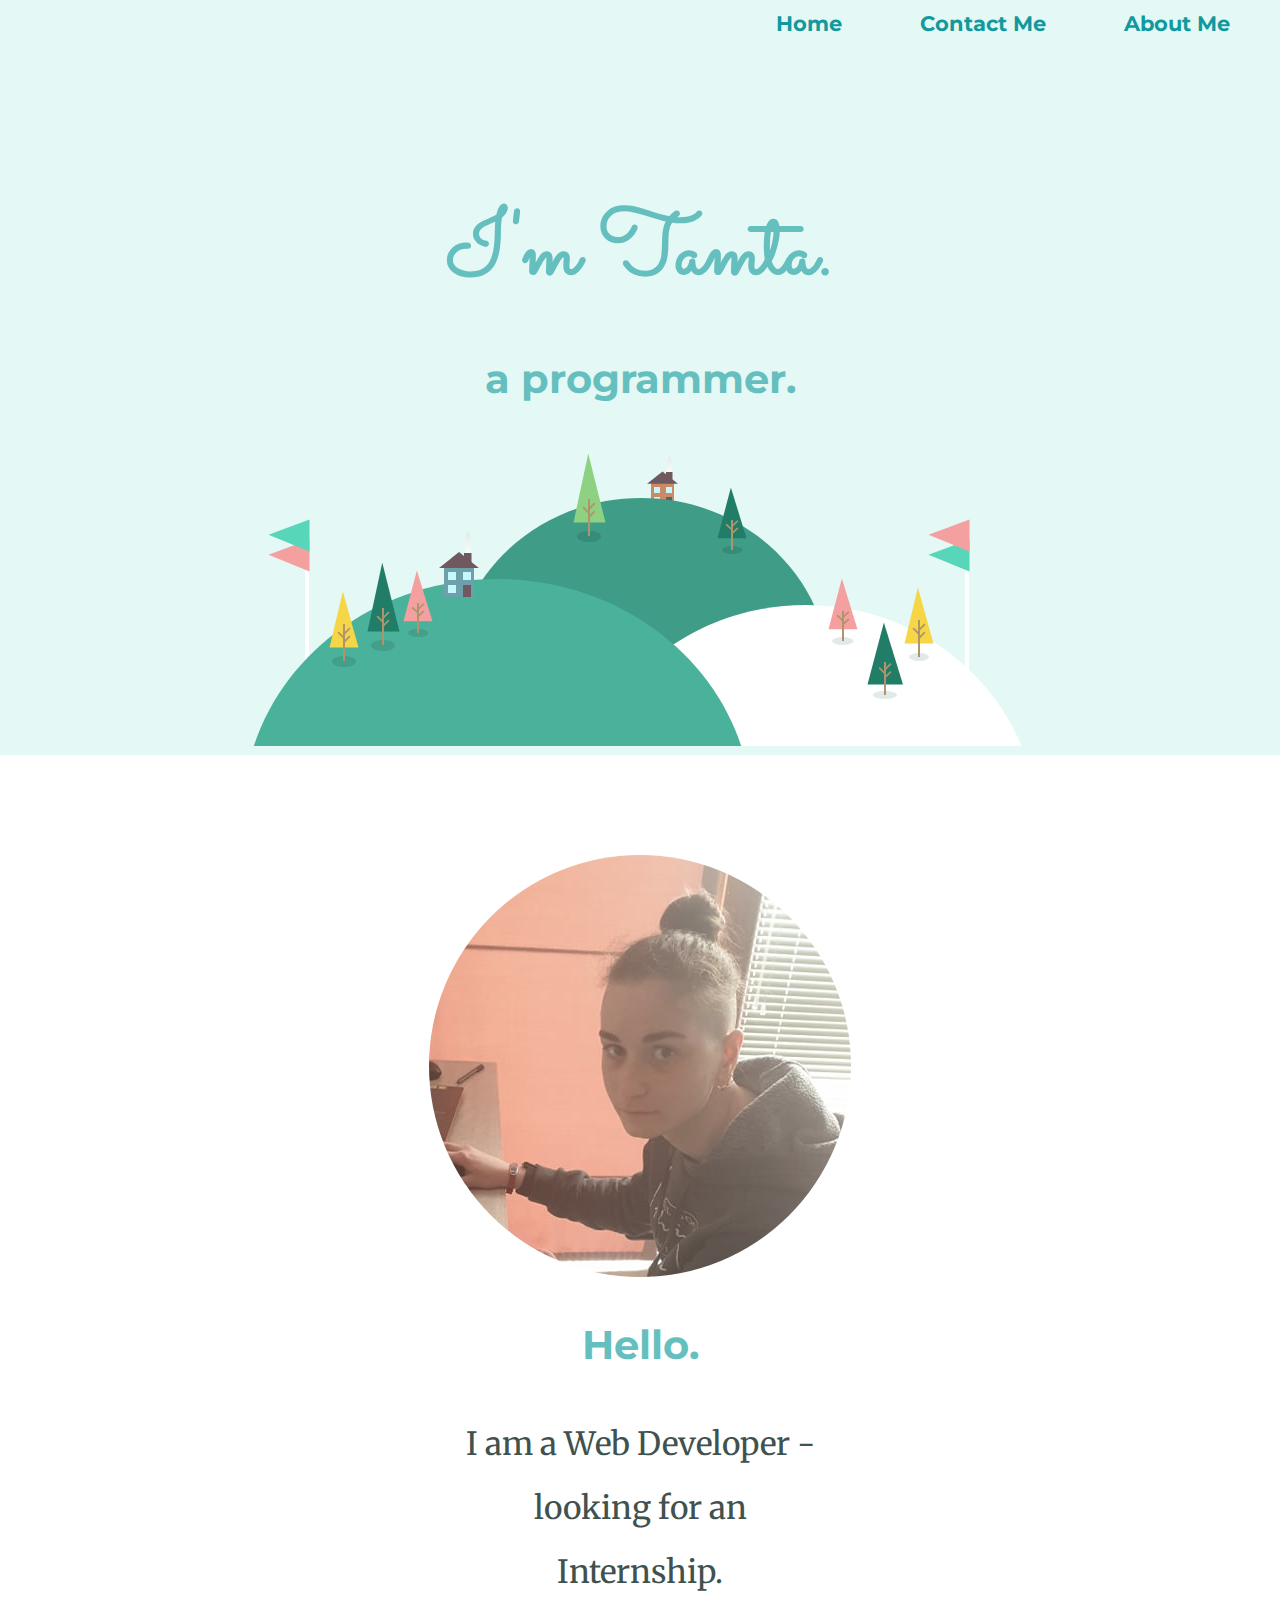
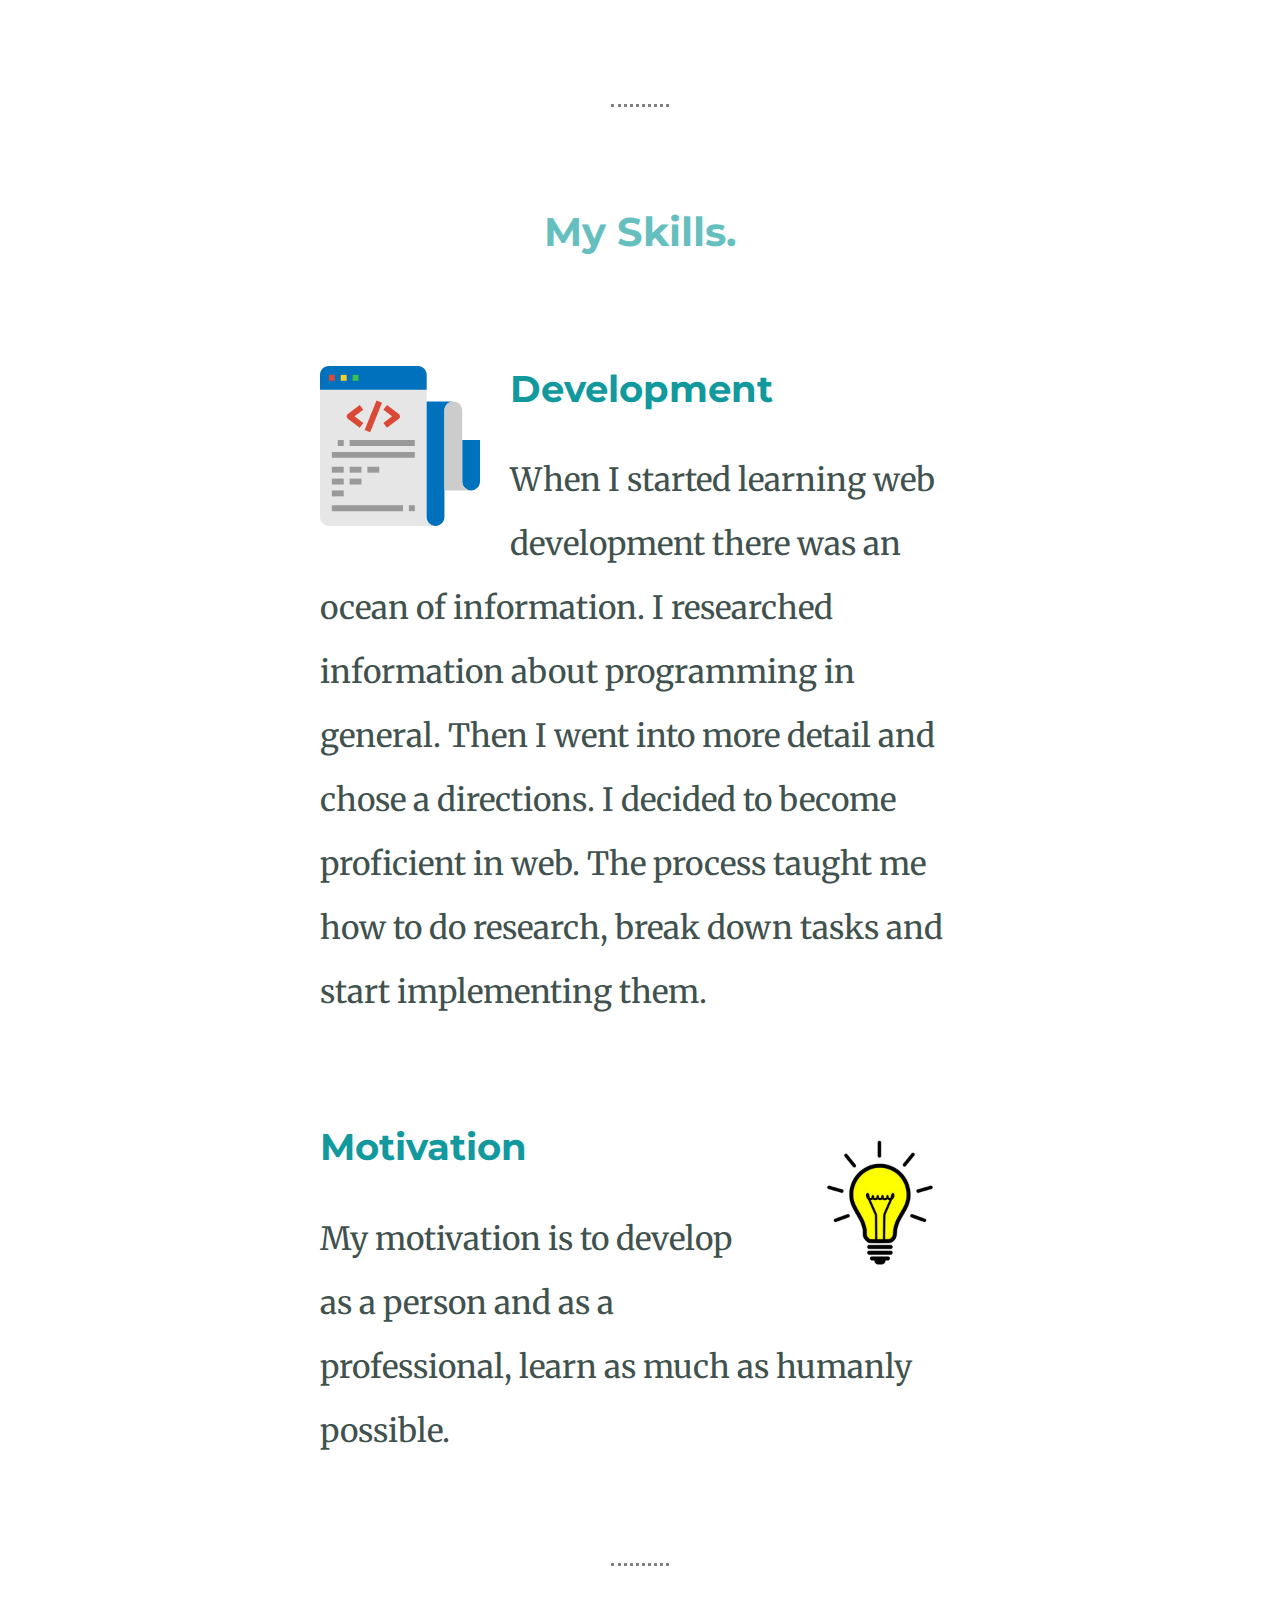
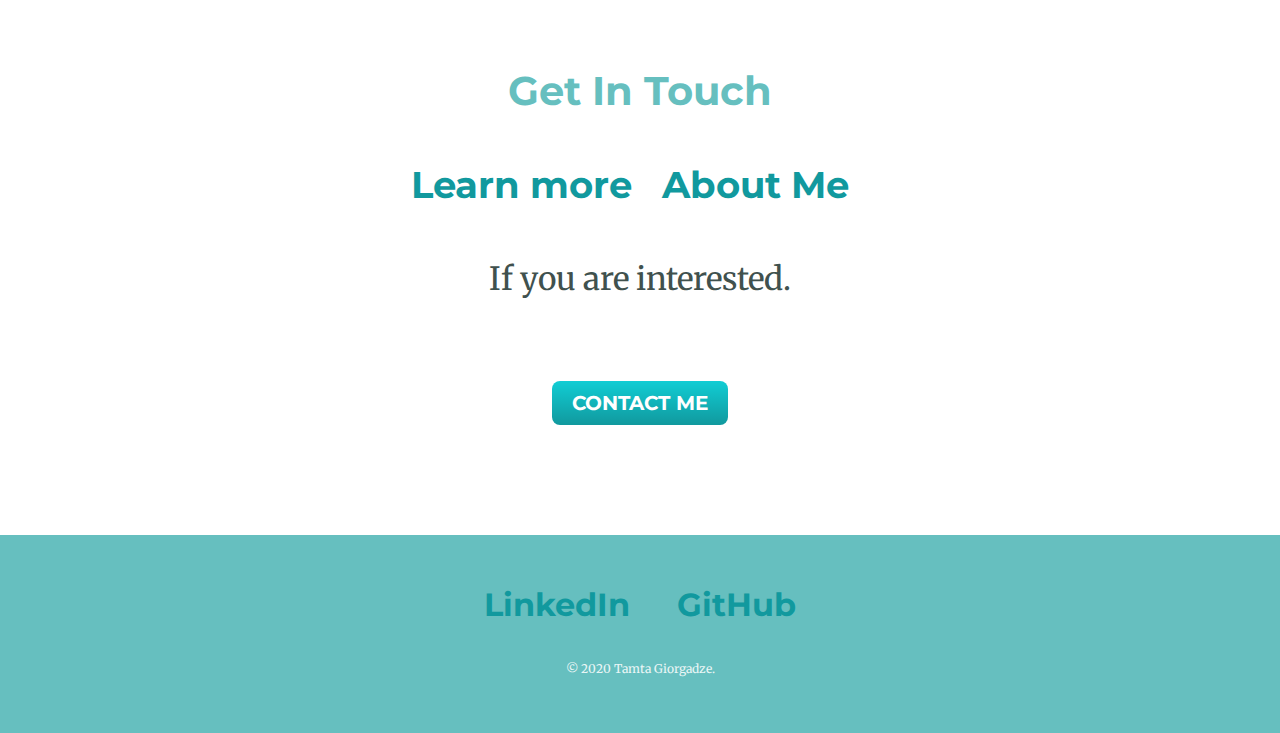
<file: index.html>
<!DOCTYPE html>
<html lang="en">
<head>
    <meta charset="UTF-8">
    <meta name="viewport" content="width=device-width, initial-scale=1.0">
    <title>Tamta Giorgadze</title>
    <link rel="stylesheet" href="Style/style.css">
    <link rel="shortcut icon" href="img/favicon.ico">
    <link href="https://fonts.googleapis.com/css2?family=Merriweather:wght@300&family=Montserrat:wght@100&family=Sacramento&display=swap" rel="stylesheet">
</head>
<body>
    <div class="nav-about">
        <ul>
            <li><a class="home" href="index.html"><strong>Home</strong></a></li>
            <li><a href="Navigation/contact-me.html"><strong>Contact Me</strong></a></li>
            <li><a href="Navigation/about-me.html"><strong>About Me</strong></a></li>
        </ul>
    </div>
    
    <div class="top-container">
        <h1>I'm Tamta.</h1>
        <h2><strong>a programmer.</strong></h2>
        <img src="img/land.svg" alt="land-img">
    </div>

    <div class="middle-container">
        <div class="profile">
          <img src="img/ProfilePicture.png" alt="TamtaGiorgadze'sProfilePicture">
          <h2><strong>Hello.</strong></h2>
          <p class="intro">I am a Web Developer - looking for an Internship.</p>
        </div>
        <hr>
        <div class="skills">
          <h2><strong>My Skills.</strong></h2>
          <div class="skill-row">
            <img class="code-img" src="img/skills.svg" alt="">
            <h3>Development</h3>
            <p>
              When I started learning web development there was an ocean of information. 
              I researched information about programming in general. Then I went into more detail and chose a directions. 
              I decided to become proficient in web. 
              The process taught me how to do research, break down tasks and start implementing them.
           </p>
          </div>
          <div class="skill-row">
            <img class="motivation" src="img/motivation.jpg" alt="">
            <h3>Motivation</h3>
            <p>My motivation is to develop as a person and as a professional, learn as much as humanly possible. </p>
          </div>
        </div>
        <hr>
        <div class="contact-me">
          <h2><strong>Get In Touch</strong></h2>

          <h3>Learn more <a href="Navigation/about-me.html">About Me</a></h3>
          
          <p class="contact-message">If you are interested.</p>
          <a class="btn" href="Navigation/contact-me.html"><strong>CONTACT ME</strong></a>
        </div>
      </div>
      
      
      <div class="bottom-container">
        <a class="footer-link" href="https://www.linkedin.com/in/tamta-giorgadze-4369aa147/" target="_blank"><strong>LinkedIn</strong></a>
        <a href="https://github.com/TamtaGiorgadze" target="_blank"><strong>GitHub</strong></a>
        <p class="copyright">© 2020 Tamta Giorgadze.</p>
      </div>
    
</body>
</html>
</file>
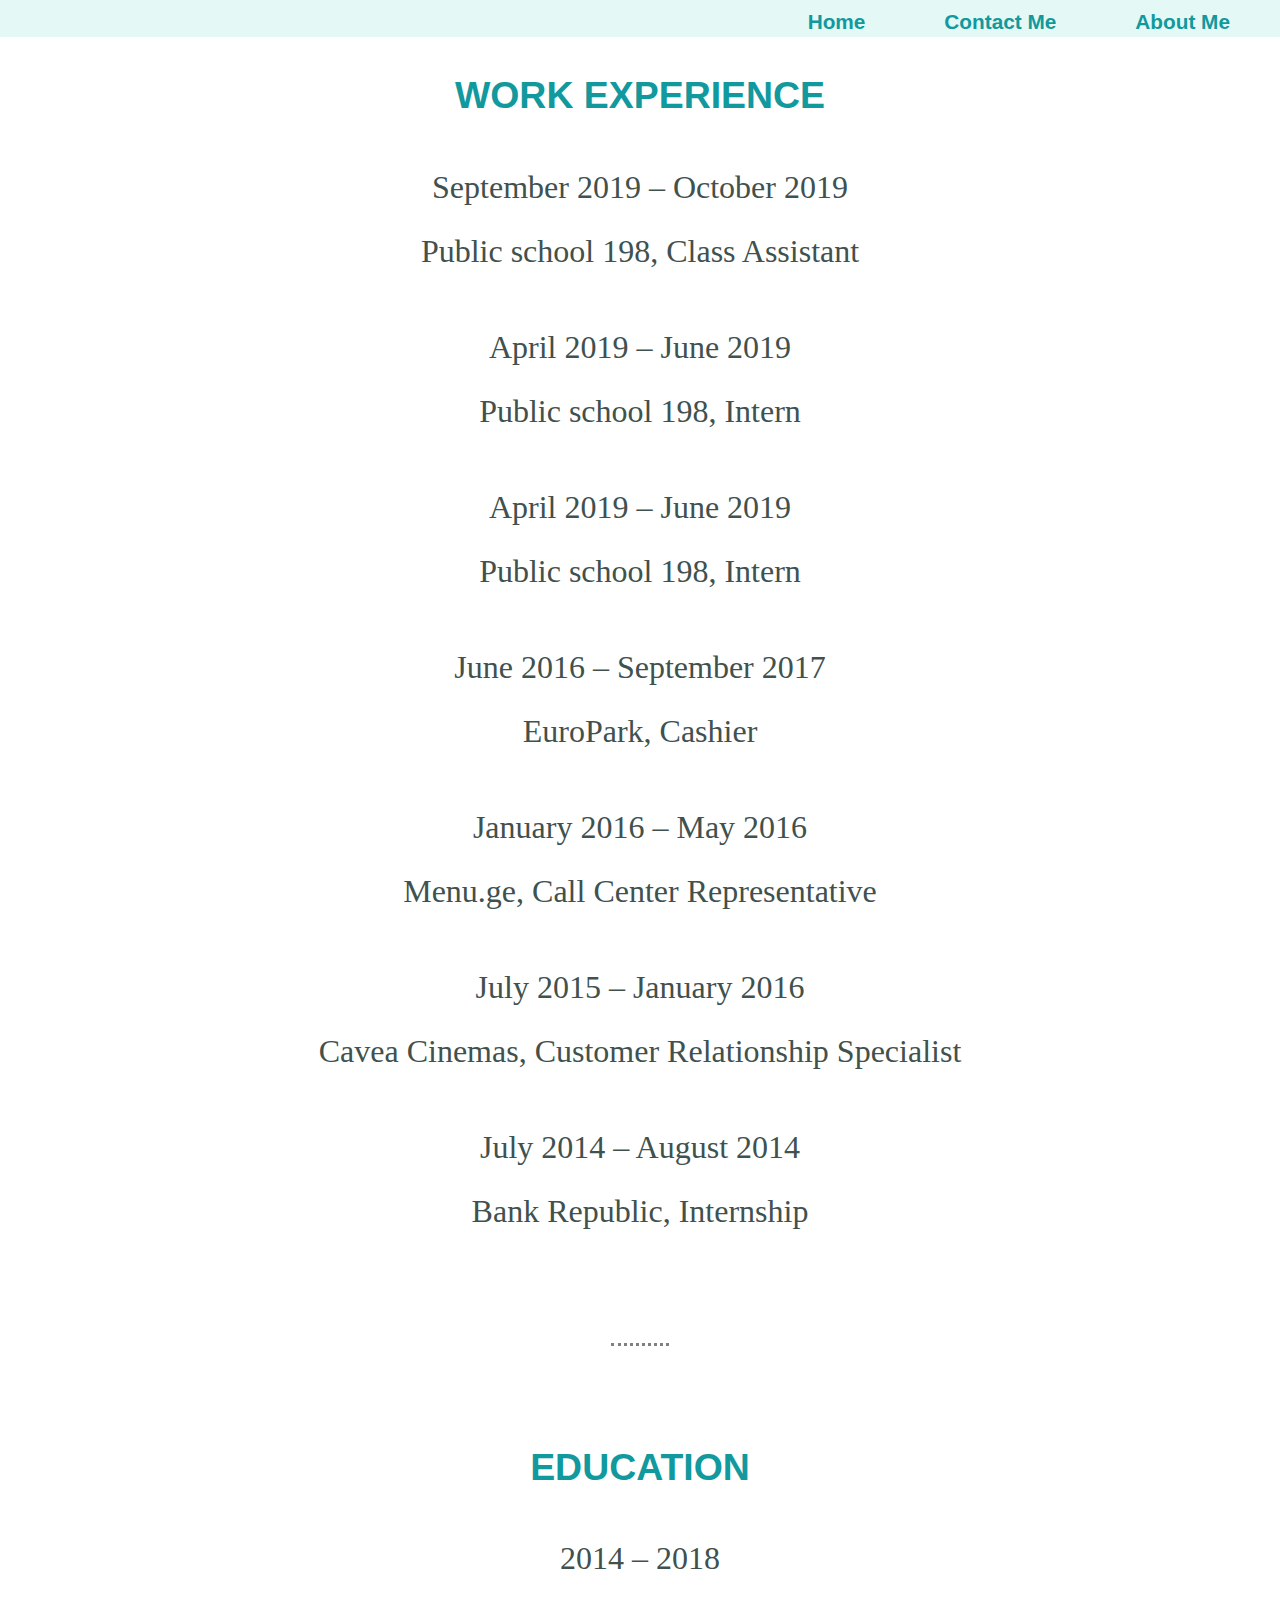
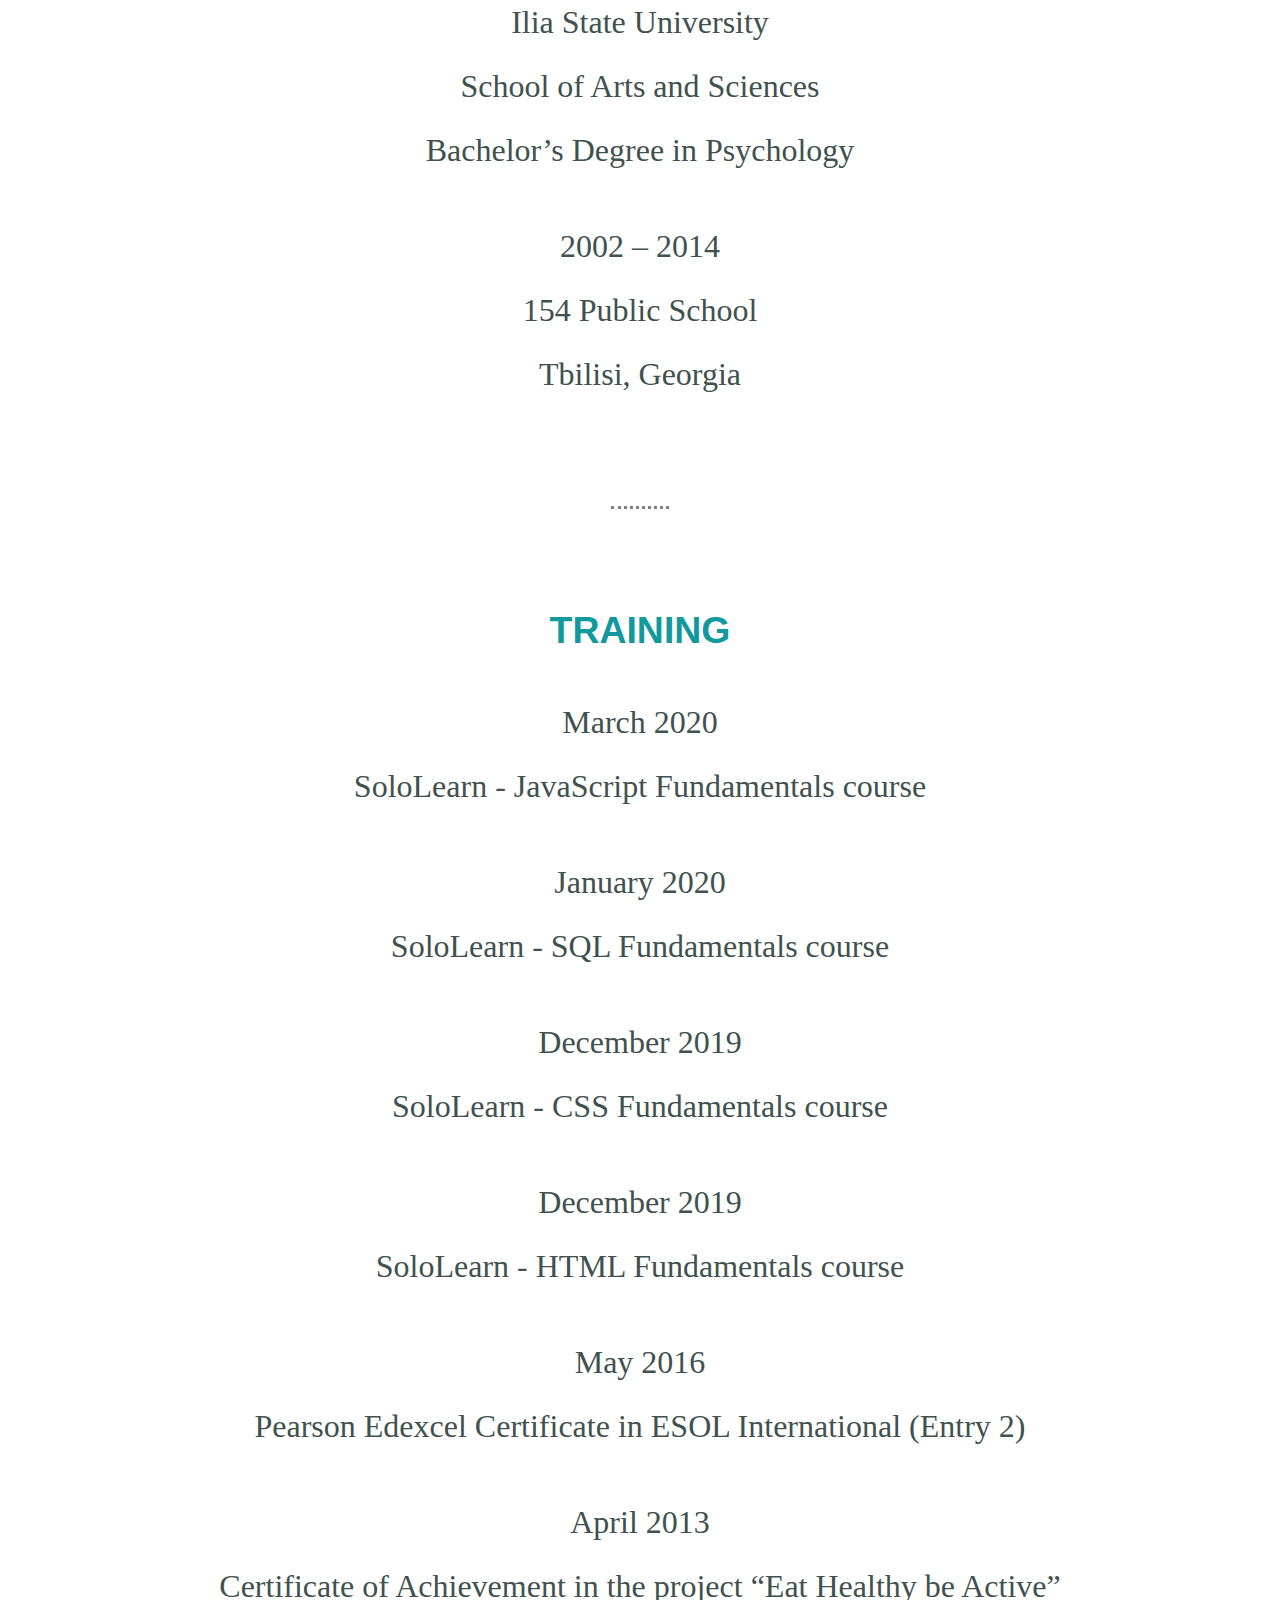
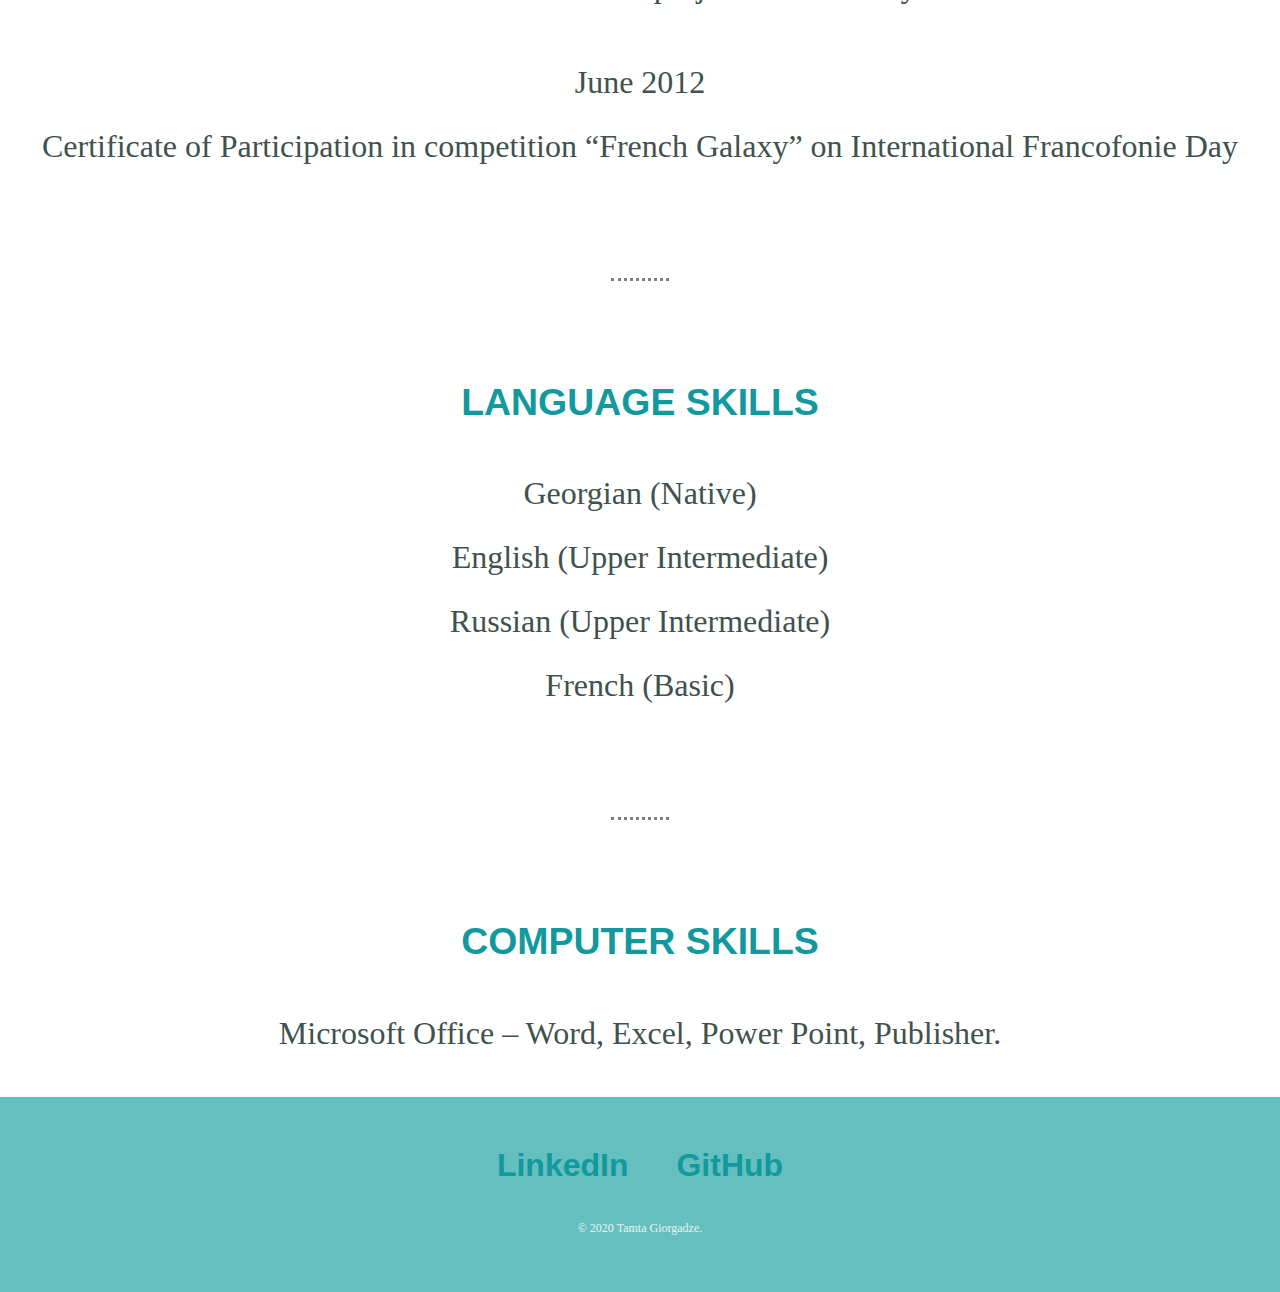
<file: about-me.html>
<!DOCTYPE html>
<html lang="en">
<head>
    <meta charset="UTF-8">
    <meta name="viewport" content="width=device-width, initial-scale=1.0">
    <title class="about-me">About Me</title>
    <link rel="stylesheet" href="style.css">
</head>
<body>
    <div class="nav-about">
        <ul>
            <li><a href="index.html"><strong>Home</strong></a></li>
            <li><a href="contact-me.html"><strong>Contact Me</strong></a></li>
            <li><a href="about-me.html"><strong>About Me</strong></a></li>
        </ul>
    </div>
    <h3>WORK EXPERIENCE</h3>
    <p>
        September 2019 – October 2019 <br>
        Public school 198, Class Assistant 
    </p>
    <p>
        April 2019 – June 2019 <br>
        Public school 198, Intern 
    </p>
    <p>
        April 2019 – June 2019 <br>
        Public school 198, Intern 
    </p>
    <p>
        June 2016 – September 2017 <br>   
        EuroPark, Cashier
    </p>
    <p>
        January 2016 – May 2016 <br>   
        Menu.ge, Call Center Representative
    </p>
    <p>
        July 2015 – January 2016 <br> 
        Cavea Cinemas, Customer Relationship Specialist
    </p>
    <p>
        July 2014 – August  2014 <br>    
        Bank Republic, Internship 
    </p>
    <hr>
  
    <h3>EDUCATION</h3>
    <p>
        2014 – 2018  <br>
        Ilia State University <br>
        School of Arts and Sciences <br>
        Bachelor’s Degree in Psychology
    </p>
    <p>
        2002 – 2014  <br> 
        154 Public School <br>
        Tbilisi, Georgia 
    </p>
    <hr>
    <h3>TRAINING</h3>
    <p>
        March 2020 <br>
        SoloLearn - JavaScript Fundamentals course 
    </p>
    <p>
        January 2020 <br>
        SoloLearn - SQL Fundamentals course
    </p>
    <p>
        December 2019 <br>
        SoloLearn - CSS Fundamentals course
    </p>
    <p>
        December 2019 <br>
        SoloLearn - HTML Fundamentals course
    </p>
    <p>
        May 2016 <br>
        Pearson Edexcel Certificate in ESOL International (Entry 2)
    </p>
    <p>
        April 2013 <br>
        Certificate of Achievement in the project “Eat Healthy be Active”
    </p>
    <p>
        June 2012 <br>
        Certificate of Participation in competition “French Galaxy” on International Francofonie Day
    </p>
    <hr>
    <h3>LANGUAGE SKILLS</h3>
    <p>
        Georgian (Native) <br>
        English  (Upper Intermediate) <br>
        Russian (Upper Intermediate) <br>
        French   (Basic) <br>
    </p>
    <hr>

    <h3>COMPUTER SKILLS</h3>
    <p>
        Microsoft Office – Word, Excel, Power Point, Publisher.
    </p>

    <div class="bottom-container">
        <a class="footer-link" href="https://www.linkedin.com/in/tamta-giorgadze-4369aa147/"><strong>LinkedIn</strong></a>
        <a href="https://github.com/TamtaGiorgadze"><strong>GitHub</strong></a>
        <p class="copyright">© 2020 Tamta Giorgadze.</p>
      </div>
</body>
</html>
</file>
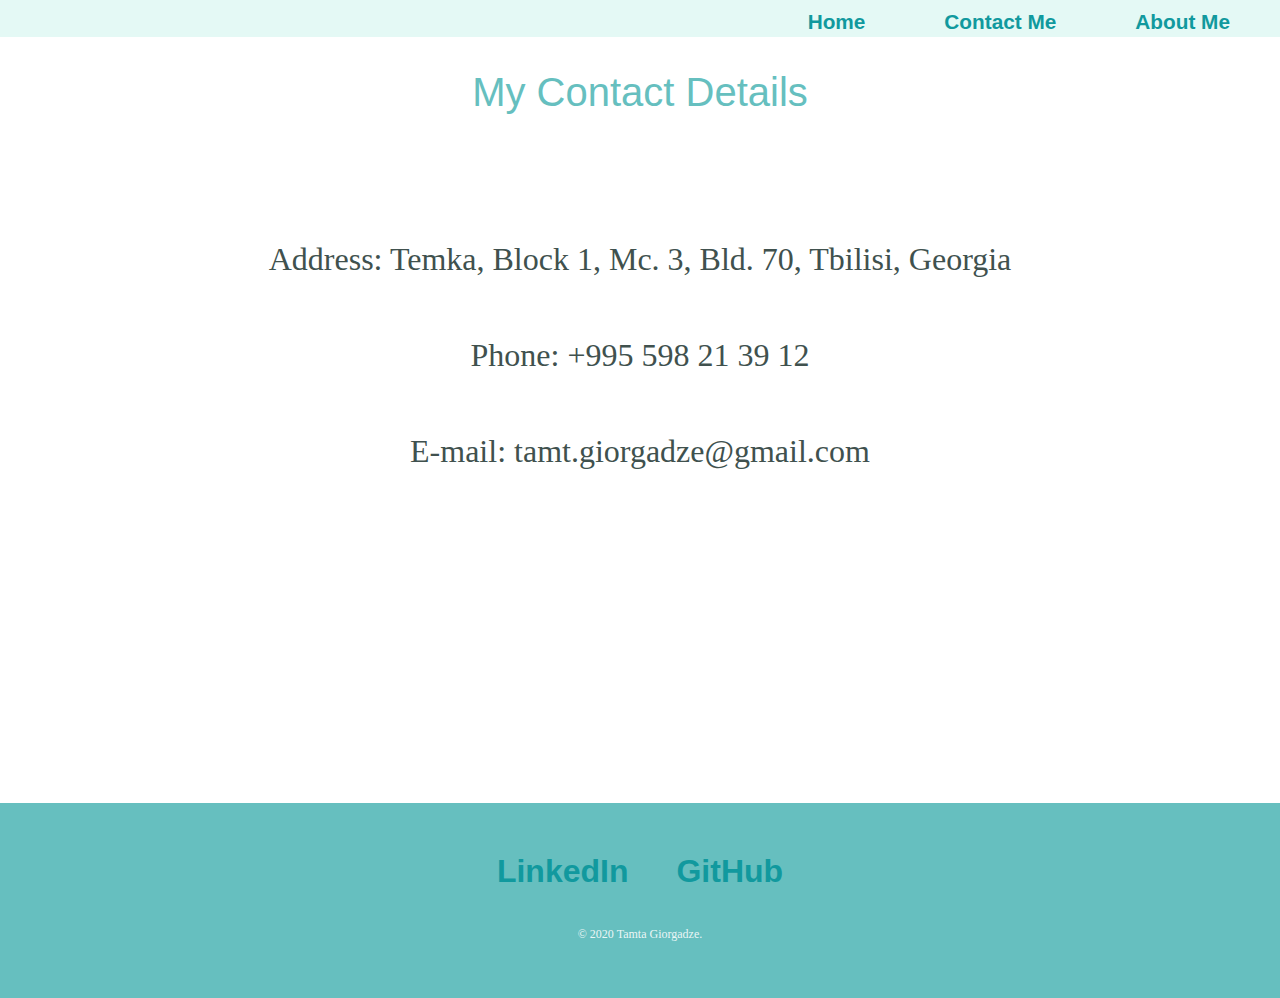
<file: contact-me.html>
<!DOCTYPE html>
<html lang="en">
<head>
    <meta charset="UTF-8">
    <meta name="viewport" content="width=device-width, initial-scale=1.0">
    <title>CONTACT ME</title>
    <link rel="stylesheet" href="style.css">
</head>
<body>
    <div class="nav-about">
        <ul>
            <li><a href="index.html"><strong>Home</strong></a></li>
            <li><a href="contact-me.html"><strong>Contact Me</strong></a></li>
            <li><a href="about-me.html"><strong>About Me</strong></a></li>
        </ul>
    </div>
    <h2 class="myContactDetails">My Contact Details</h2><br>
    <p>Address: Temka, Block 1, Mc. 3, Bld. 70, Tbilisi, Georgia</p>
    <p>Phone:  +995 598 21 39 12</p>
    <p>E-mail: tamt.giorgadze@gmail.com</p>

    <div class="bottom-container2">
        <a class="footer-link" href="https://www.linkedin.com/in/tamta-giorgadze-4369aa147/"><strong>LinkedIn</strong></a>
        <a href="https://github.com/TamtaGiorgadze"><strong>GitHub</strong></a>
        <p class="copyright">© 2020 Tamta Giorgadze.</p>
      </div>
</body>
</html>
</file>
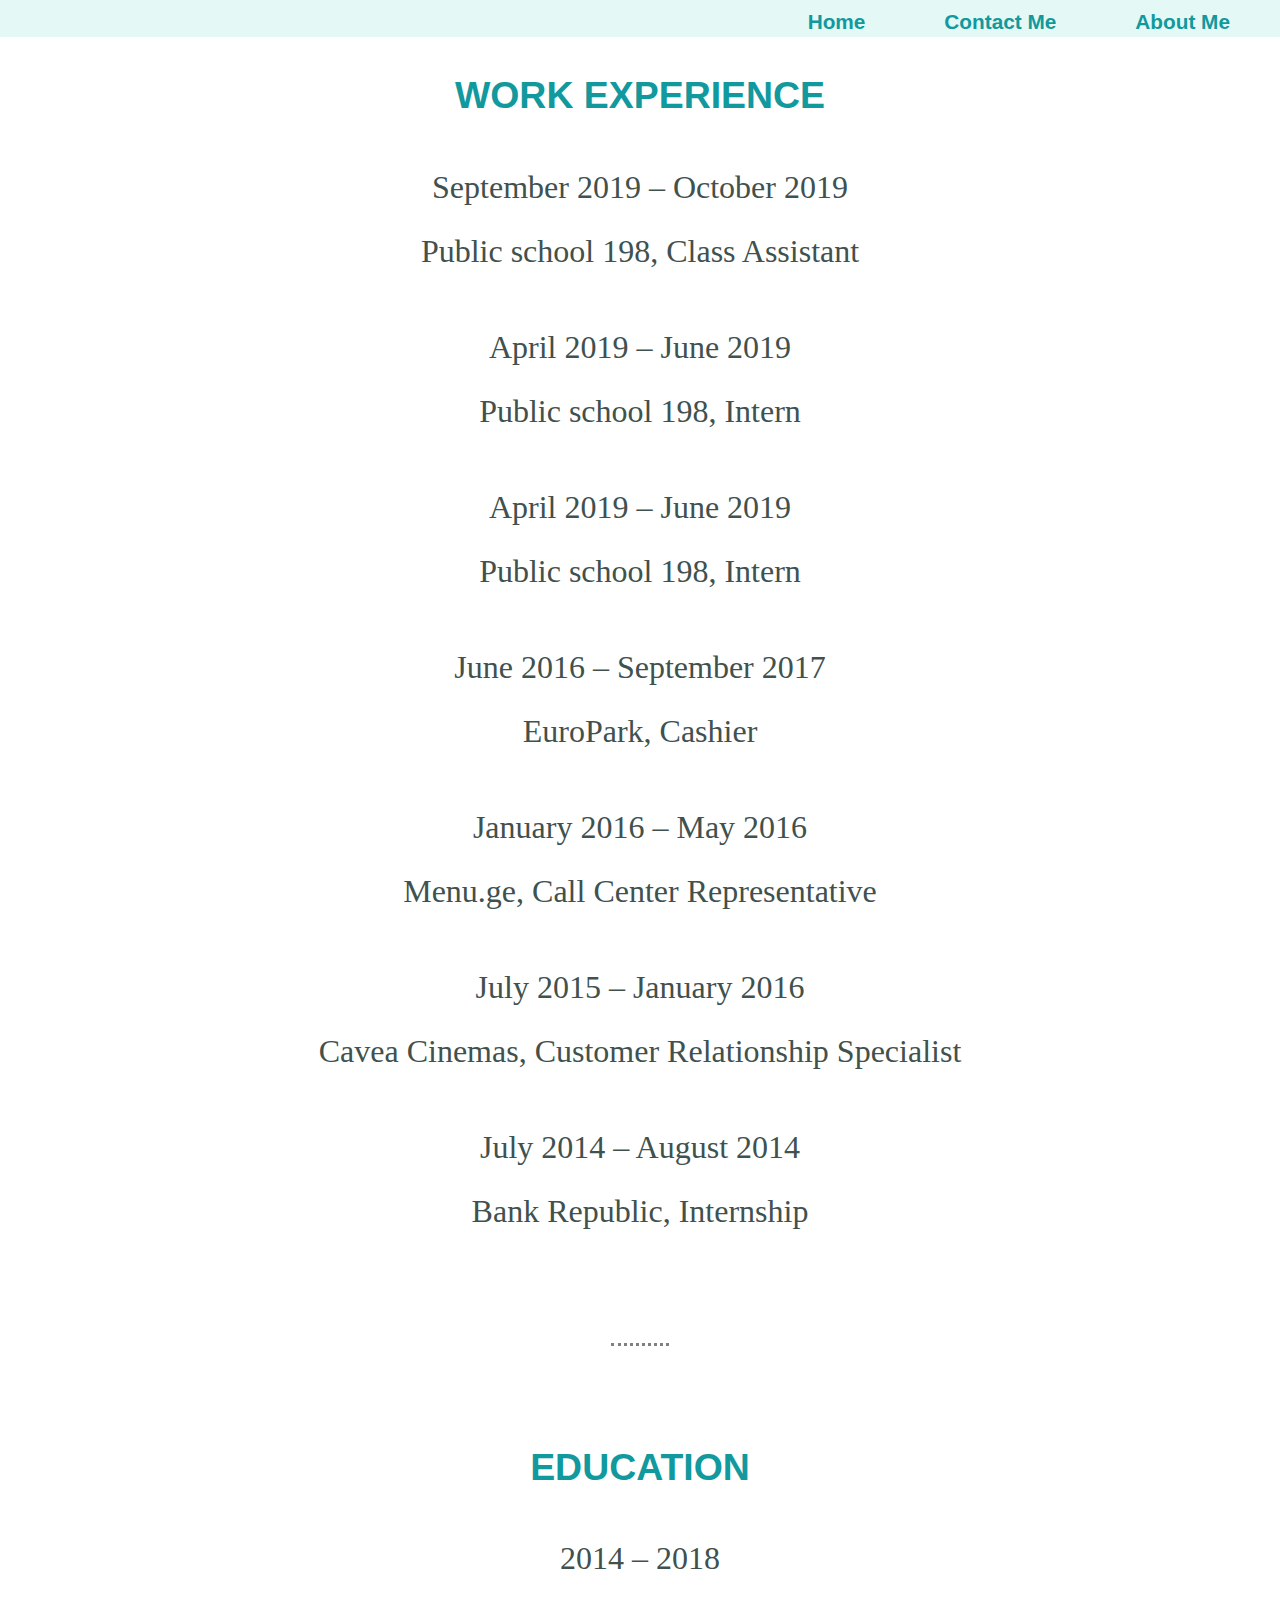
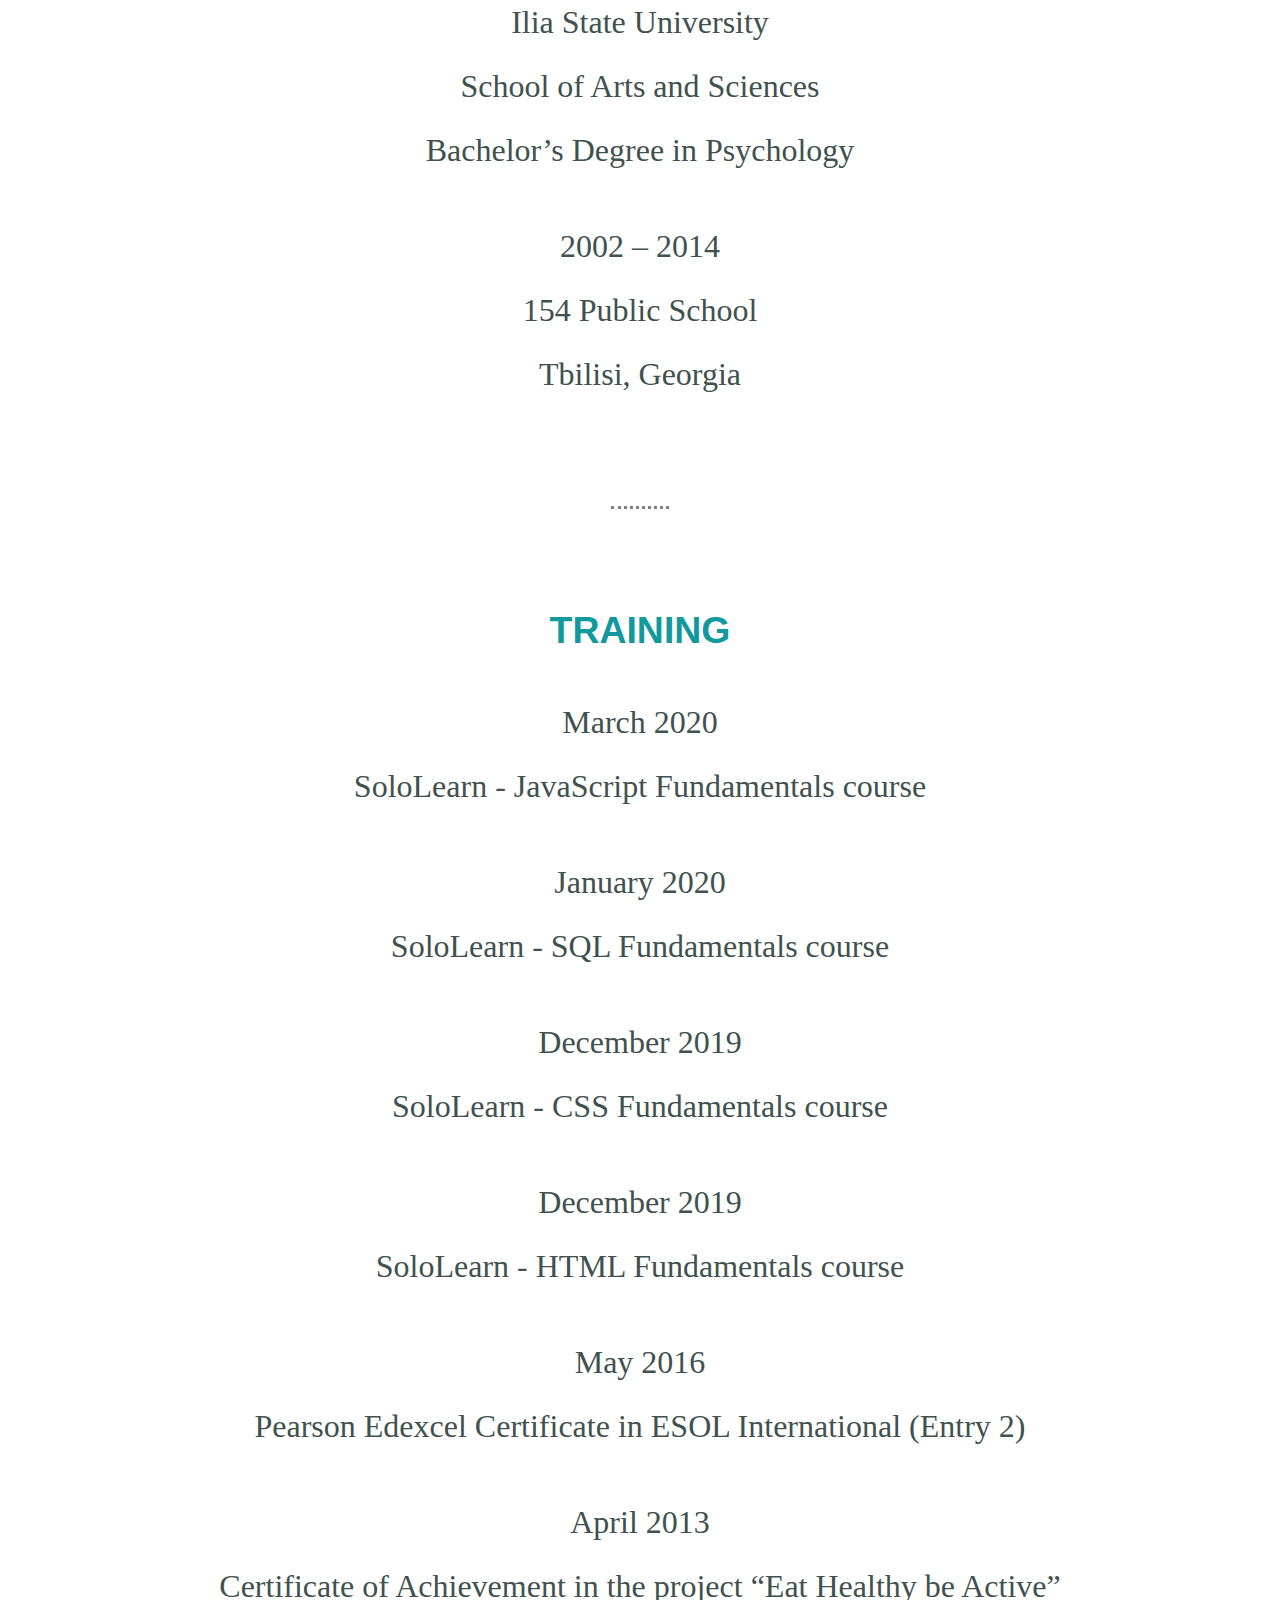
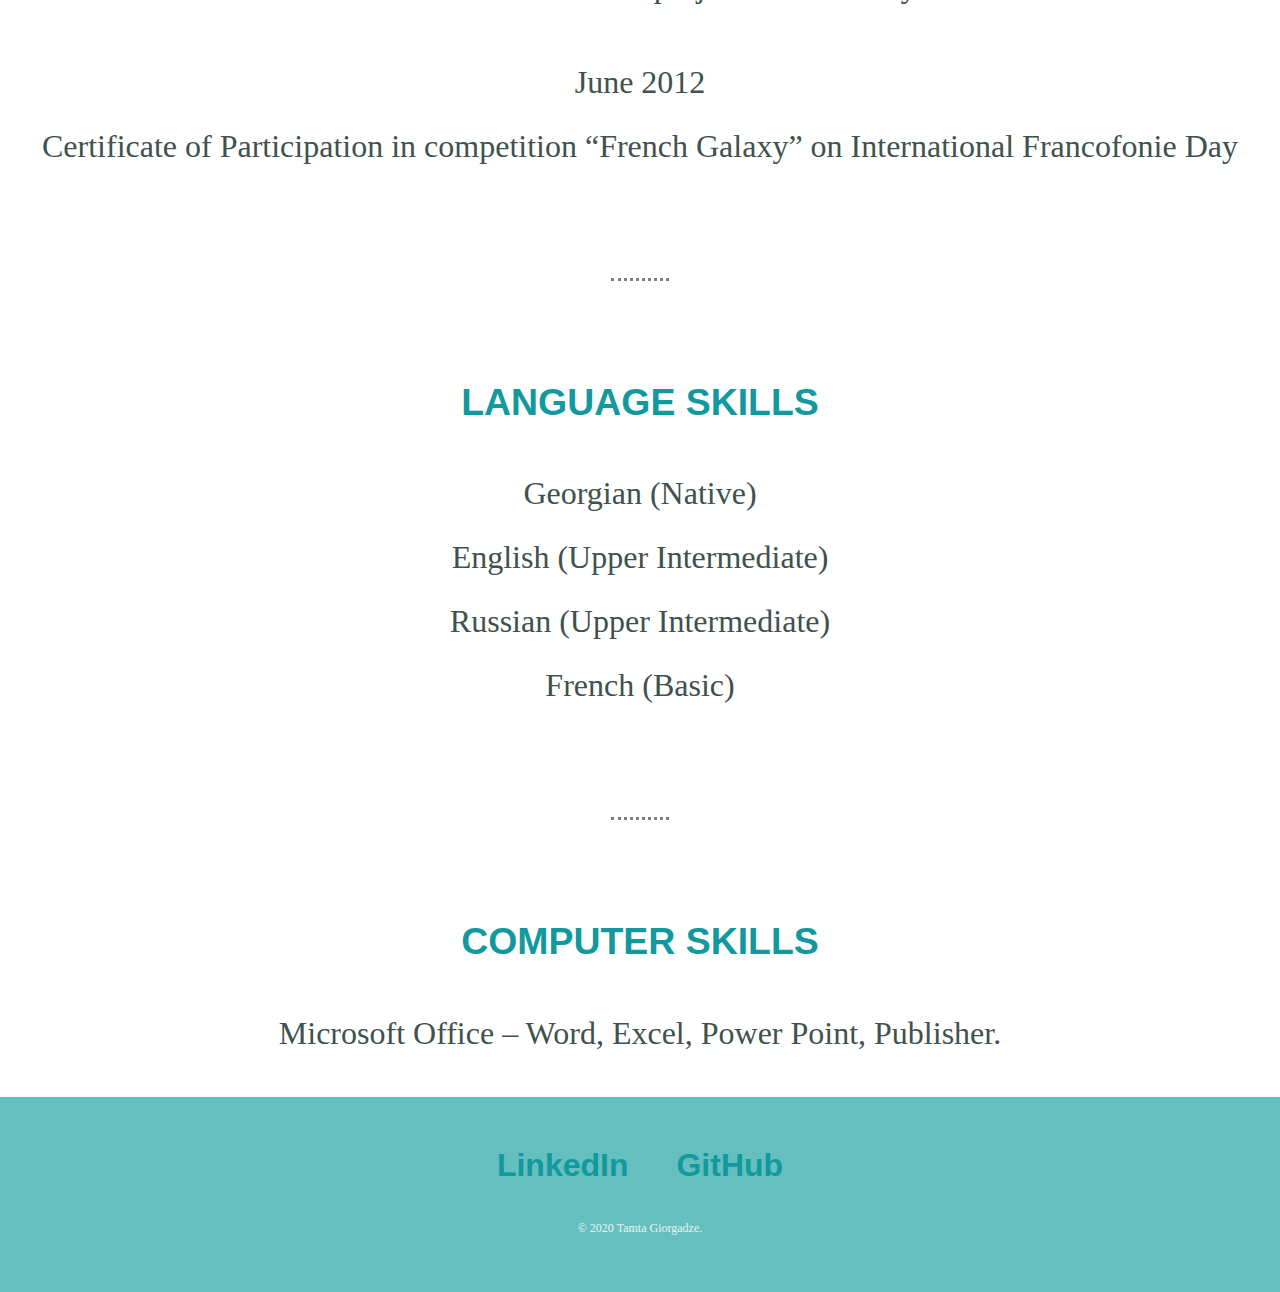
<file: Navigation/about-me.html>
<!DOCTYPE html>
<html lang="en">
<head>
    <meta charset="UTF-8">
    <meta name="viewport" content="width=device-width, initial-scale=1.0">
    <title class="about-me">About Me</title>
    <link rel="stylesheet" href="../Style/style.css">
    <link rel="shortcut icon" href="../img/favicon.ico">
</head>
<body>
    <div class="nav-about">
        <ul>
            <li><a href="../index.html"><strong>Home</strong></a></li>
            <li><a href="contact-me.html"><strong>Contact Me</strong></a></li>
            <li><a href="about-me.html"><strong>About Me</strong></a></li>
        </ul>
    </div>
    <h3>WORK EXPERIENCE</h3>
    <p>
        September 2019 – October 2019 <br>
        Public school 198, Class Assistant 
    </p>
    <p>
        April 2019 – June 2019 <br>
        Public school 198, Intern 
    </p>
    <p>
        April 2019 – June 2019 <br>
        Public school 198, Intern 
    </p>
    <p>
        June 2016 – September 2017 <br>   
        EuroPark, Cashier
    </p>
    <p>
        January 2016 – May 2016 <br>   
        Menu.ge, Call Center Representative
    </p>
    <p>
        July 2015 – January 2016 <br> 
        Cavea Cinemas, Customer Relationship Specialist
    </p>
    <p>
        July 2014 – August  2014 <br>    
        Bank Republic, Internship 
    </p>
    <hr>
  
    <h3>EDUCATION</h3>
    <p>
        2014 – 2018  <br>
        Ilia State University <br>
        School of Arts and Sciences <br>
        Bachelor’s Degree in Psychology
    </p>
    <p>
        2002 – 2014  <br> 
        154 Public School <br>
        Tbilisi, Georgia 
    </p>
    <hr>
    <h3>TRAINING</h3>
    <p>
        March 2020 <br>
        SoloLearn - JavaScript Fundamentals course 
    </p>
    <p>
        January 2020 <br>
        SoloLearn - SQL Fundamentals course
    </p>
    <p>
        December 2019 <br>
        SoloLearn - CSS Fundamentals course
    </p>
    <p>
        December 2019 <br>
        SoloLearn - HTML Fundamentals course
    </p>
    <p>
        May 2016 <br>
        Pearson Edexcel Certificate in ESOL International (Entry 2)
    </p>
    <p>
        April 2013 <br>
        Certificate of Achievement in the project “Eat Healthy be Active”
    </p>
    <p>
        June 2012 <br>
        Certificate of Participation in competition “French Galaxy” on International Francofonie Day
    </p>
    <hr>
    <h3>LANGUAGE SKILLS</h3>
    <p>
        Georgian (Native) <br>
        English  (Upper Intermediate) <br>
        Russian (Upper Intermediate) <br>
        French   (Basic) <br>
    </p>
    <hr>

    <h3>COMPUTER SKILLS</h3>
    <p>
        Microsoft Office – Word, Excel, Power Point, Publisher.
    </p>

    <div class="bottom-container">
        <a class="footer-link" href="https://www.linkedin.com/in/tamta-giorgadze-4369aa147/"><strong>LinkedIn</strong></a>
        <a href="https://github.com/TamtaGiorgadze"><strong>GitHub</strong></a>
        <p class="copyright">© 2020 Tamta Giorgadze.</p>
      </div>
</body>
</html>
</file>
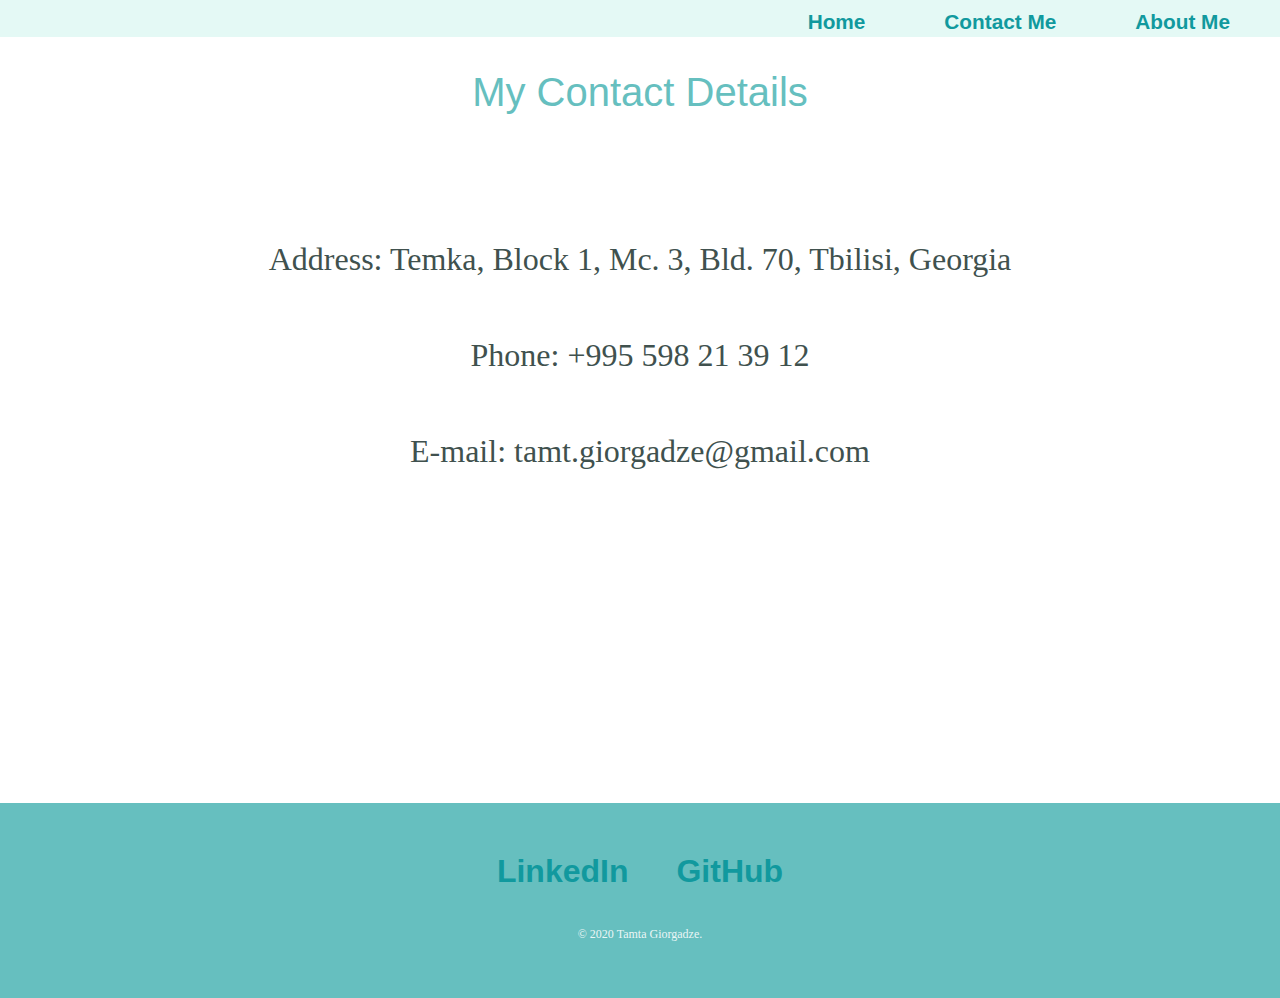
<file: Navigation/contact-me.html>
<!DOCTYPE html>
<html lang="en">
<head>
    <meta charset="UTF-8">
    <meta name="viewport" content="width=device-width, initial-scale=1.0">
    <title>CONTACT ME</title>
    <link rel="stylesheet" href="../Style/style.css">
    <link rel="shortcut icon" href="../img/favicon.ico">
</head>
<body>
    <div class="nav-about">
        <ul>
            <li><a href="../index.html"><strong>Home</strong></a></li>
            <li><a href="contact-me.html"><strong>Contact Me</strong></a></li>
            <li><a href="about-me.html"><strong>About Me</strong></a></li>
        </ul>
    </div>
    <h2 class="myContactDetails">My Contact Details</h2><br>
    <p>Address: Temka, Block 1, Mc. 3, Bld. 70, Tbilisi, Georgia</p>
    <p>Phone:  +995 598 21 39 12</p>
    <p>E-mail: tamt.giorgadze@gmail.com</p>

    <div class="bottom-container2">
        <a class="footer-link" href="https://www.linkedin.com/in/tamta-giorgadze-4369aa147/"><strong>LinkedIn</strong></a>
        <a href="https://github.com/TamtaGiorgadze"><strong>GitHub</strong></a>
        <p class="copyright">© 2020 Tamta Giorgadze.</p>
      </div>
</body>
</html>
</file>
<file: Style/style.css>
body {
    color: #40514E;
    margin: 0;
    text-align: center;
    font-family: 'Merriweather', serif;
    font-size: 200%;
}
ul {
    list-style-type: none;
    margin: 0;
    padding: 0;
  }

li {
    display: inline;
    font-size: 1.3rem;
    padding-right: 30px;
  }




h1 {
    color: #66BFBF;
    font-size: 5.625rem;
    margin: 50px auto 0 auto;
    font-family: 'Sacramento', cursive;
}

h2 {
    color: #66BFBF;
    font-family: 'Montserrat', sans-serif;
    font-size: 2.5rem;
    font-weight: normal;
    padding-bottom: 10px;
}

h3 {
    color: #11999E;
    font-family: 'Montserrat', sans-serif;
}

p {
    line-height: 2;
}

a {
    color: #11999E;
    font-family: 'Montserrat', sans-serif;
    margin: 10px 20px;
    text-decoration: none;
}



a:hover {
    color: #EAF6F6;
}

hr {
    border: dotted;
    color: #EAF6F6 6px;
    border-bottom: none;
    width: 4%;
    margin: 100px auto;
}

.nav-about {
    background-color: #E4F9F5;
    list-style: none;
    font-family: 'Montserrat', sans-serif;
    color: #11999E;
    position: relative;
    padding-top: 0;
    text-align: right;
}

.top-container {
    background-color: #E4F9F5;
    position: relative;
    padding-top: 100px;
}

.middle-container {
    margin: 100px 0;
}

.bottom-container {
    background-color: #66BFBF;
    padding: 50px 0 20px;
}

.bottom-container2 {
    background-color: #66BFBF;
    padding: 50px 0 20px;
    margin-top: 320px;
}

.skill-row {
    width: 50%;
    margin: 100px auto 100px auto;
    text-align: left; 
}

.intro {
    width: 30%;
    margin: auto;
}

.about-me:hover {
    color: #EAF6F6;
}

.contact-message {
    width: 40%;
    margin: 40px auto 60px;
}

.copyright {
    color: #EAF6F6;
    font-size: 0.75rem;
    padding: 20px 0;
}

.code-img {
    width: 25%;
    float: left;
    margin-right: 30px;
}

.motivation {
    width: 25%;
    float: right;
    margin-left: 30px;
}

.btn {
    background: #11CDD4;
    background-image: -webkit-linear-gradient(top, #11CDD4, #11999E);
    background-image: -moz-linear-gradient(top, #11CDD4, #11999E);
    background-image: -ms-linear-gradient(top, #11CDD4, #11999E);
    background-image: -o-linear-gradient(top, #11CDD4, #11999E);
    background-image: linear-gradient(to bottom, #11CDD4, #11999E);
    -webkit-border-radius: 8;
    -moz-border-radius: 8;
    border-radius: 8px;
    color: #FFFFFF;
    font-family: 'Montserrat', sans-serif;
    font-size: 20px;
    padding: 10px 20px 10px 20px;
    border: solid #337FED 0px;
    text-decoration: none;
    display: inline-block;
    cursor: pointer;
    text-align: center;
    }
    
    .btn:hover {
    background: #30E3CB;
    background-image: -webkit-linear-gradient(top, #30E3CB, #2BC4ED);
    background-image: -moz-linear-gradient(top, #30E3CB, #2BC4ED);
    background-image: -ms-linear-gradient(top, #30E3CB, #2BC4ED);
    background-image: -o-linear-gradient(top, #30E3CB, #2BC4ED);
    background-image: linear-gradient(to bottom, #30E3CB, #2BC4ED);
    text-decoration: none;
    }
</file>
<file: style.css>
body {
    color: #40514E;
    margin: 0;
    text-align: center;
    font-family: 'Merriweather', serif;
    font-size: 200%;
}
ul {
    list-style-type: none;
    margin: 0;
    padding: 0;
  }

li {
    display: inline;
    font-size: 1.3rem;
    padding-right: 30px;
  }




h1 {
    color: #66BFBF;
    font-size: 5.625rem;
    margin: 50px auto 0 auto;
    font-family: 'Sacramento', cursive;
}

h2 {
    color: #66BFBF;
    font-family: 'Montserrat', sans-serif;
    font-size: 2.5rem;
    font-weight: normal;
    padding-bottom: 10px;
}

h3 {
    color: #11999E;
    font-family: 'Montserrat', sans-serif;
}

p {
    line-height: 2;
}

a {
    color: #11999E;
    font-family: 'Montserrat', sans-serif;
    margin: 10px 20px;
    text-decoration: none;
}



a:hover {
    color: #EAF6F6;
}

hr {
    border: dotted;
    color: #EAF6F6 6px;
    border-bottom: none;
    width: 4%;
    margin: 100px auto;
}

.nav-about {
    background-color: #E4F9F5;
    list-style: none;
    font-family: 'Montserrat', sans-serif;
    color: #11999E;
    position: relative;
    padding-top: 0;
    text-align: right;
}

.top-container {
    background-color: #E4F9F5;
    position: relative;
    padding-top: 100px;
}

.middle-container {
    margin: 100px 0;
}

.bottom-container {
    background-color: #66BFBF;
    padding: 50px 0 20px;
}

.bottom-container2 {
    background-color: #66BFBF;
    padding: 50px 0 20px;
    margin-top: 320px;
}

.skill-row {
    width: 50%;
    margin: 100px auto 100px auto;
    text-align: left; 
}

.intro {
    width: 30%;
    margin: auto;
}

.about-me:hover {
    color: #EAF6F6;
}

.contact-message {
    width: 40%;
    margin: 40px auto 60px;
}

.copyright {
    color: #EAF6F6;
    font-size: 0.75rem;
    padding: 20px 0;
}

.code-img {
    width: 25%;
    float: left;
    margin-right: 30px;
}

.motivation {
    width: 25%;
    float: right;
    margin-left: 30px;
}

.btn {
    background: #11CDD4;
    background-image: -webkit-linear-gradient(top, #11CDD4, #11999E);
    background-image: -moz-linear-gradient(top, #11CDD4, #11999E);
    background-image: -ms-linear-gradient(top, #11CDD4, #11999E);
    background-image: -o-linear-gradient(top, #11CDD4, #11999E);
    background-image: linear-gradient(to bottom, #11CDD4, #11999E);
    -webkit-border-radius: 8;
    -moz-border-radius: 8;
    border-radius: 8px;
    color: #FFFFFF;
    font-family: 'Montserrat', sans-serif;
    font-size: 20px;
    padding: 10px 20px 10px 20px;
    border: solid #337FED 0px;
    text-decoration: none;
    display: inline-block;
    cursor: pointer;
    text-align: center;
    }
    
    .btn:hover {
    background: #30E3CB;
    background-image: -webkit-linear-gradient(top, #30E3CB, #2BC4ED);
    background-image: -moz-linear-gradient(top, #30E3CB, #2BC4ED);
    background-image: -ms-linear-gradient(top, #30E3CB, #2BC4ED);
    background-image: -o-linear-gradient(top, #30E3CB, #2BC4ED);
    background-image: linear-gradient(to bottom, #30E3CB, #2BC4ED);
    text-decoration: none;
    }
</file>
